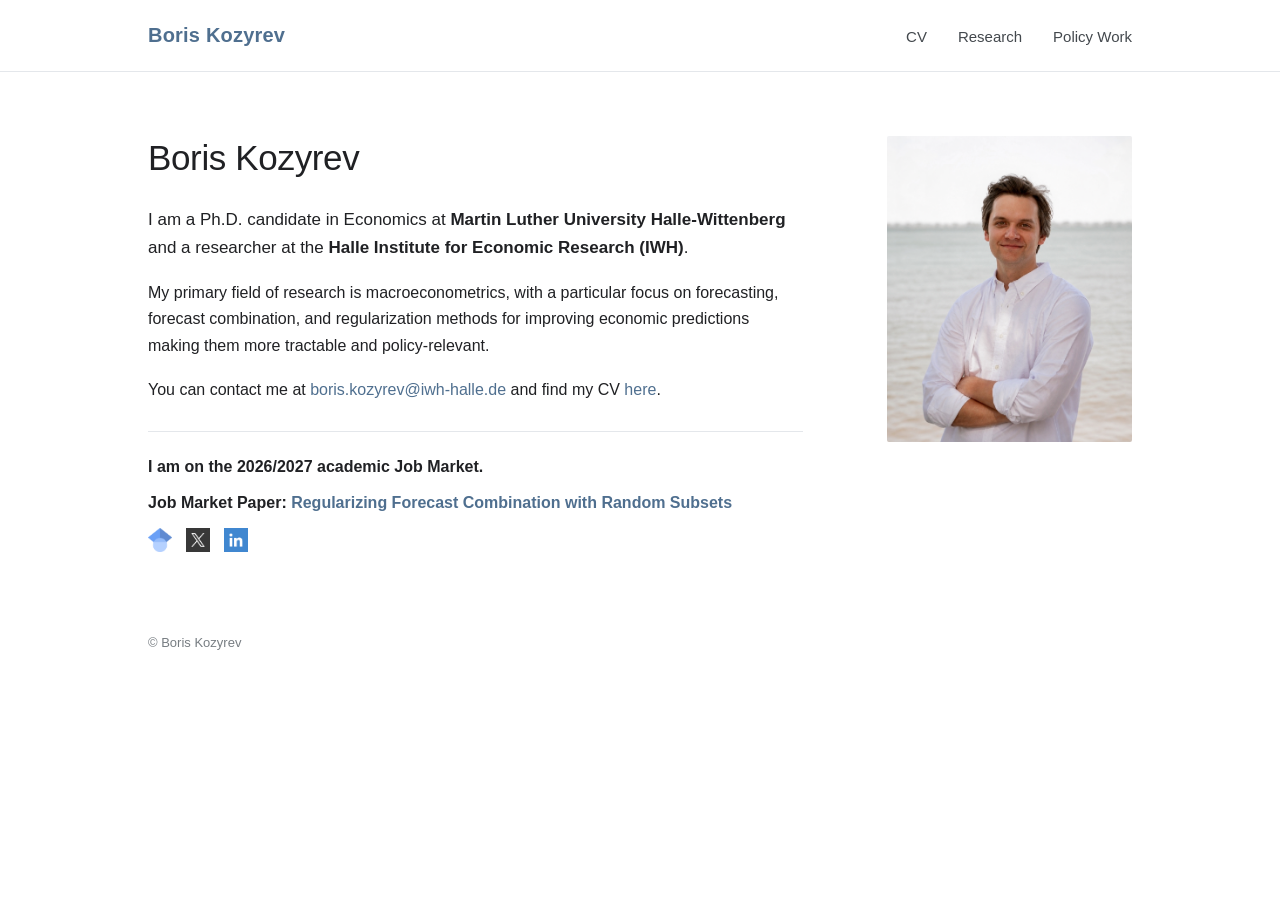
<file: index.html>
<!doctype html>
<html lang="en">
<head>
  <meta charset="utf-8">
  <meta name="viewport" content="width=device-width, initial-scale=1">
  <meta name="description" content="Boris Kozyrev, Ph.D. candidate in Economics. Research in macroeconomics, forecasting, and applied econometrics.">
  <title>Boris Kozyrev</title>
  <link rel="stylesheet" href="styles.css">
</head>
<body>
  <header class="site-header">
    <nav class="nav" aria-label="Primary navigation">
      <a class="brand active" href="index.html">Boris Kozyrev</a>
      <a href="cv.html">CV</a>
      <a href="research.html">Research</a>
      <a href="policy.html">Policy Work</a>
    </nav>
  </header>

  <main class="container">
    <div class="home-grid">
      <div>
        <img class="profile-photo" src="assets/profile-cropped.png" alt="Portrait of Boris Kozyrev">
      </div>

      <div>
        <h1>Boris Kozyrev</h1>

        <p class="lead">I am a Ph.D. candidate in Economics at <strong>Martin Luther University Halle-Wittenberg</strong> and a researcher at the <strong>Halle Institute for Economic Research (IWH)</strong>.</p>

        <p>My primary field of research is macroeconometrics, with a particular focus on forecasting, forecast combination, and regularization methods for improving economic predictions making them more tractable and policy-relevant.</p>

        <p>You can contact me at <a href="mailto:boris.kozyrev@iwh-halle.de">boris.kozyrev@iwh-halle.de</a> and find my CV <a href="files/Boris_Kozyrev_CV.pdf">here</a>.</p>

        <div class="job-market">
          <p><strong>I am on the 2026/2027 academic Job Market.</strong></p>
          <p class="jmp-link">Job Market Paper: <a href="files/Boris_Kozyrev_JMP.pdf">Regularizing Forecast Combination with Random Subsets</a></p>
        </div>

        <div class="profile-links">

  <a href="https://scholar.google.com/citations?user=kAo6-hUAAAAJ&hl=en"
     target="_blank"
     rel="noopener noreferrer"
     aria-label="Google Scholar"
     title="Google Scholar">
    <img src="assets/icons/google-scholar.png" alt="Google Scholar">
  </a>

  <a href="https://x.com/Boris_koz"
     target="_blank"
     rel="noopener noreferrer"
     aria-label="X"
     title="X">
    <img src="assets/icons/x.png" alt="X">
  </a>


  <a href="https://de.linkedin.com/in/boris-kozyrev-4a0365170"
     target="_blank"
     rel="noopener noreferrer"
     aria-label="LinkedIn"
     title="LinkedIn">
    <img src="assets/icons/linkedin.png" alt="LinkedIn">
  </a>

</div>
      </div>
    </div>
  </main>

  <footer class="footer">© Boris Kozyrev</footer>
</body>
</html>
</file>
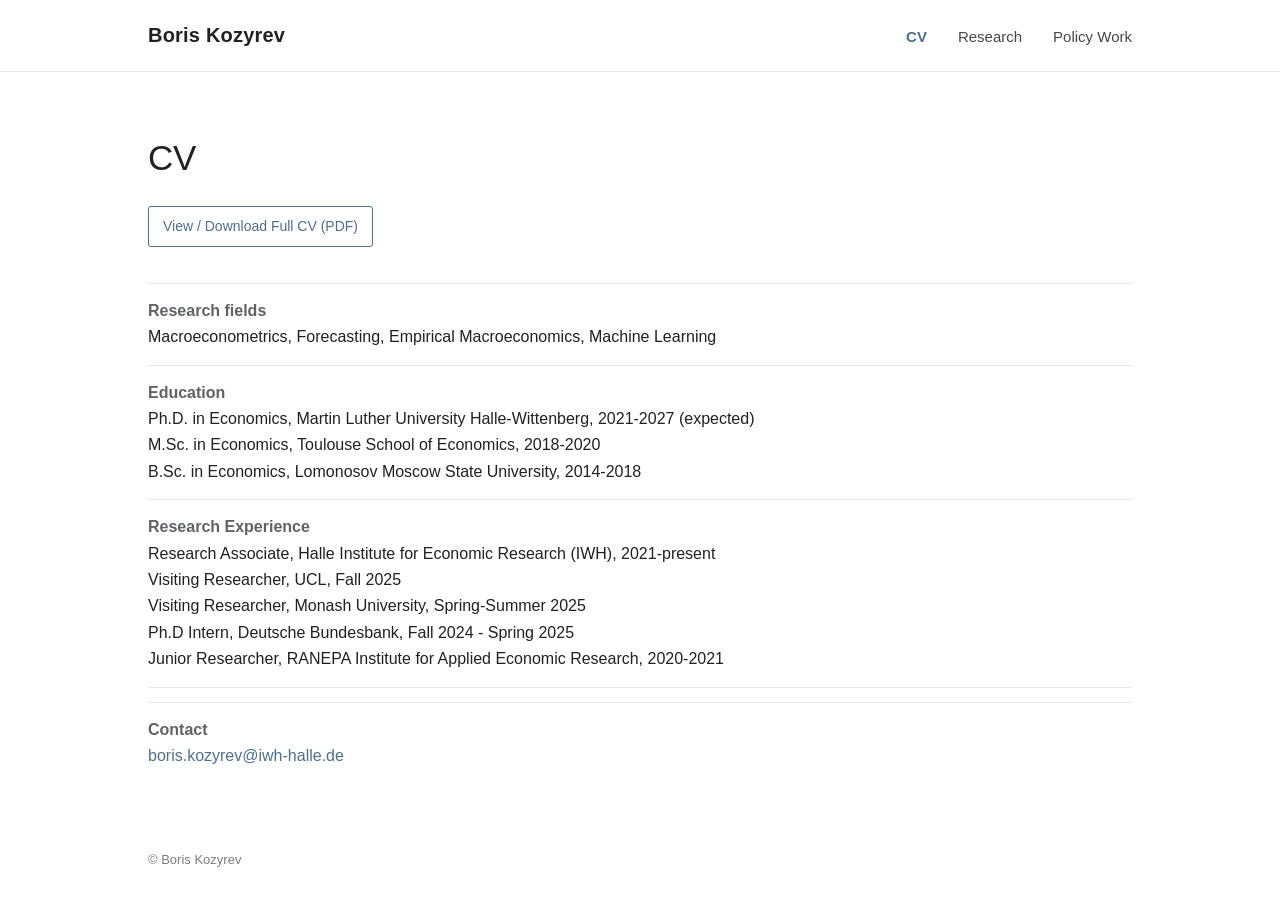
<file: cv.html>
<!doctype html>
<html lang="en">
<head>
  <meta charset="utf-8">
  <meta name="viewport" content="width=device-width, initial-scale=1">
  <meta name="description" content="Curriculum Vitae of Boris Kozyrev.">
  <title>CV | Boris Kozyrev</title>
  <link rel="stylesheet" href="styles.css">
</head>
<body>
  <header class="site-header">
    <nav class="nav" aria-label="Primary navigation">
      <a class="brand" href="index.html">Boris Kozyrev</a>
      <a class="active" href="cv.html">CV</a>
      <a href="research.html">Research</a>
      <a href="policy.html">Policy Work</a>
    </nav>
  </header>

  <main class="container">
    <h1>CV</h1>
    <p class="muted"></p>

    <div class="cv-actions">
      <a class="button" href="files/Boris_Kozyrev_CV.pdf">View / Download Full CV (PDF)</a>
    </div>


      <div class="cv-divider"></div>

      <div class="cv-row">
        <div class="cv-label">Research fields</div>
        <div>Macroeconometrics, Forecasting, Empirical Macroeconomics, Machine Learning</div>
      </div>

      <div class="cv-divider"></div>

      <div class="cv-row">
        <div class="cv-label">Education</div>
        <div>
          Ph.D. in Economics, Martin Luther University Halle-Wittenberg, 2021-2027 (expected) <br>
          M.Sc. in Economics, Toulouse School of Economics, 2018-2020<br>
          B.Sc. in Economics, Lomonosov Moscow State University, 2014-2018
        </div>
      </div>

      <div class="cv-divider"></div>

      <div class="cv-row">
        <div class="cv-label">Research Experience</div>
        <div>
          Research Associate, Halle Institute for Economic Research (IWH), 2021-present<br>
          Visiting Researcher, UCL, Fall 2025<br>
          Visiting Researcher, Monash University, Spring-Summer 2025<br>
          Ph.D Intern, Deutsche Bundesbank, Fall 2024 - Spring 2025<br>
          Junior Researcher, RANEPA Institute for Applied Economic Research, 2020-2021

        </div>
      </div>

      <div class="cv-divider"></div>

  
      <div class="cv-divider"></div>

      <div class="cv-row">
        <div class="cv-label">Contact</div>
        <div><a href="mailto:boris.kozyrev@iwh-halle.de">boris.kozyrev@iwh-halle.de</a></div>
      </div>
    </div>
  </main>

  <footer class="footer">© Boris Kozyrev</footer>
</body>
</html>
</file>
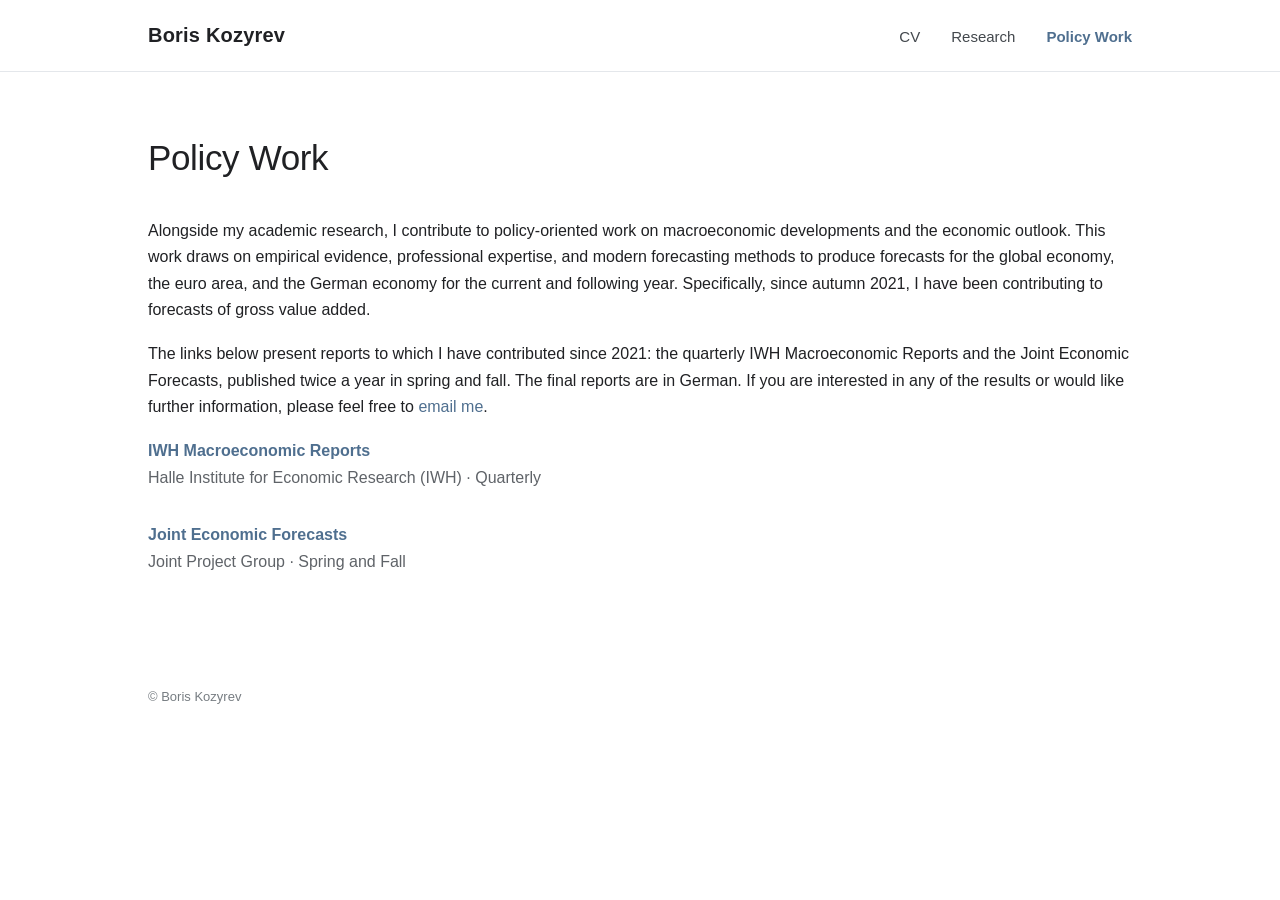
<file: policy.html>
<!doctype html>
<html lang="en">
<head>
  <meta charset="utf-8">
  <meta name="viewport" content="width=device-width, initial-scale=1">
  <meta name="description" content="Policy work by Boris Kozyrev.">
  <title>Policy Work | Boris Kozyrev</title>
  <link rel="stylesheet" href="styles.css">
</head>
<body>
  <header class="site-header">
    <nav class="nav" aria-label="Primary navigation">
      <a class="brand" href="index.html">Boris Kozyrev</a>
      <a href="cv.html">CV</a>
      <a href="research.html">Research</a>
      <a class="active" href="policy.html">Policy Work</a>
    </nav>
  </header>

  <main class="container">
    <h1 class="page-title">Policy Work</h1>

    <div class="policy-intro">
      <p>Alongside my academic research, I contribute to policy-oriented work on macroeconomic developments and the economic outlook. This work draws on empirical evidence, professional expertise, and modern forecasting methods to produce forecasts for the global economy, the euro area, and the German economy for the current and following year. Specifically, since autumn 2021, I have been contributing to forecasts of gross value added.</p>

      <p>The links below present reports to which I have contributed since 2021: the quarterly IWH Macroeconomic Reports and the Joint Economic Forecasts, published twice a year in spring and fall. The final reports are in German. If you are interested in any of the results or would like further information, please feel free to <a href="mailto:boris.kozyrev@iwh-halle.de">email me</a>.</p>

      
    </div>

    <section class="section">
      <article class="policy-item">
        <div class="policy-title"><a href="https://www.iwh-halle.de/en/research/data-and-analysis/macroeconomic-reports/economic-forecasts" target="_blank" rel="noopener noreferrer">IWH Macroeconomic Reports</a></div>
        <div class="paper-meta">Halle Institute for Economic Research (IWH) · Quarterly</div>
      </article>

      <article class="policy-item">
        <div class="policy-title"><a href="https://www.iwh-halle.de/en/research/projects/joint-economic-forecast" target="_blank" rel="noopener noreferrer">Joint Economic Forecasts</a></div>
        <div class="paper-meta">Joint Project Group · Spring and Fall</div>
      </article>
    </section>
  </main>

  <footer class="footer">© Boris Kozyrev</footer>
</body>
</html>
</file>
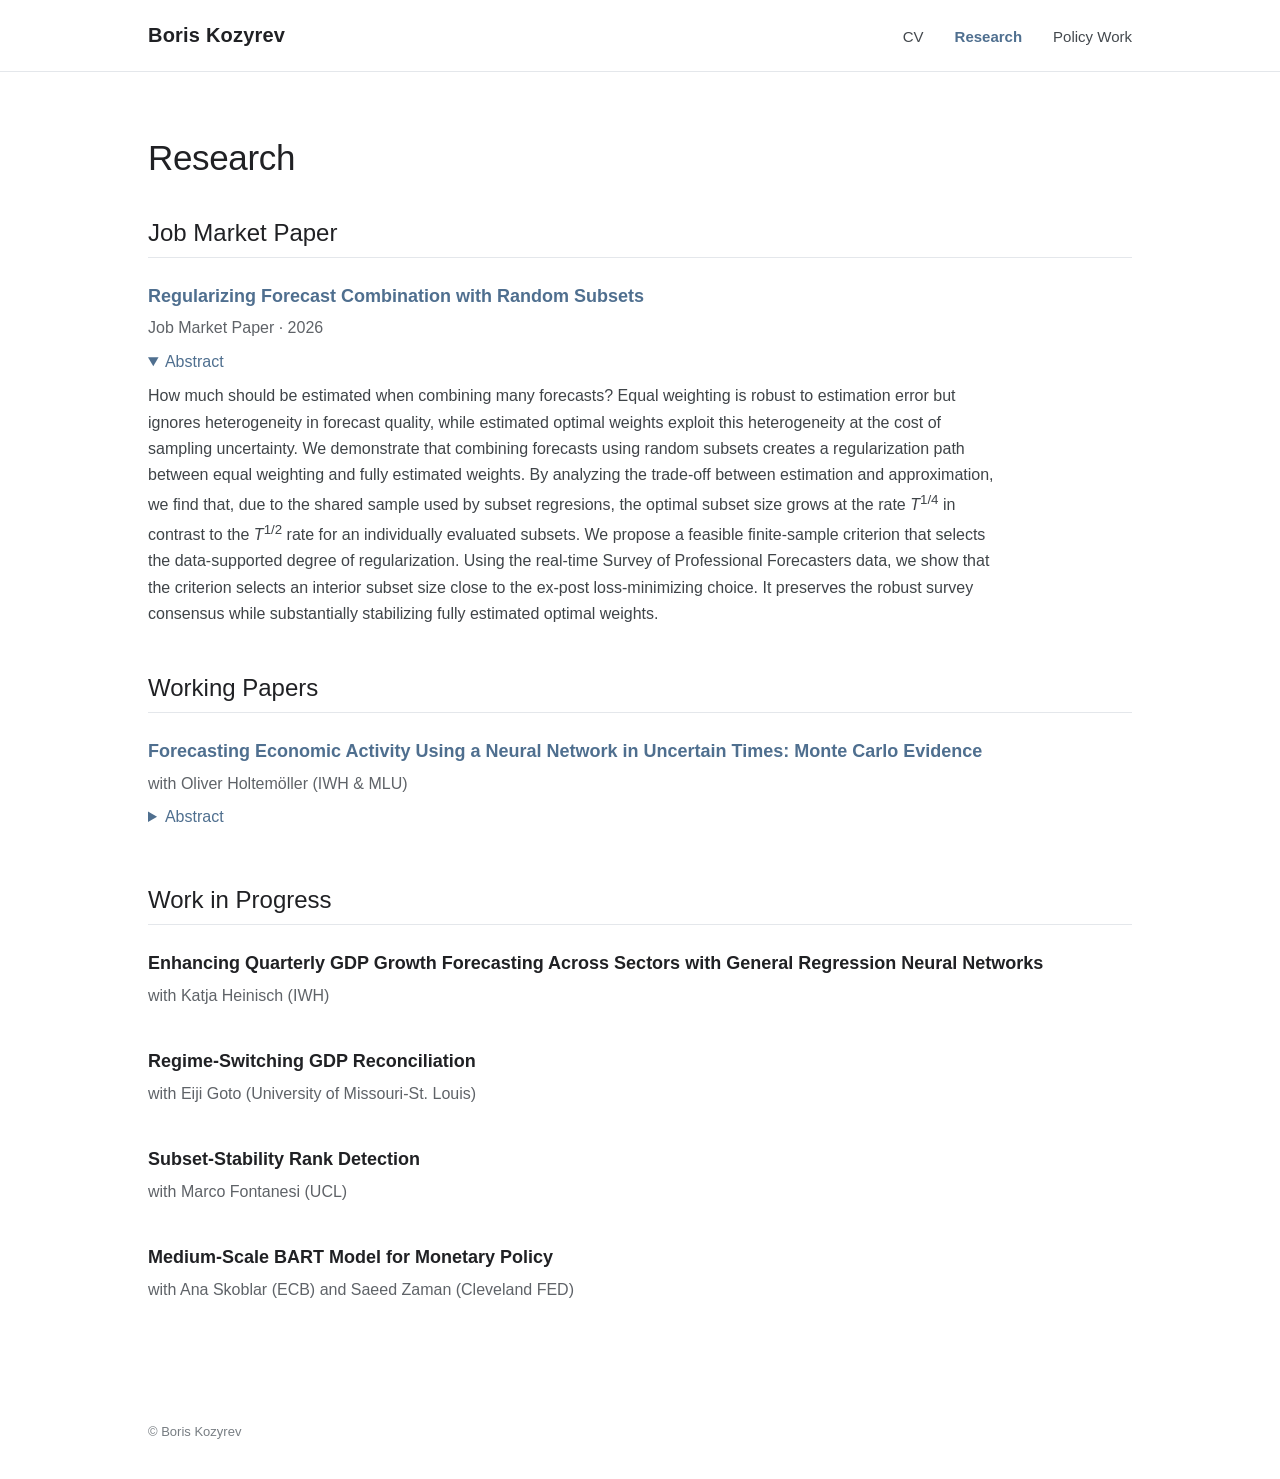
<file: research.html>
<!doctype html>
<html lang="en">
<head>
  <meta charset="utf-8">
  <meta name="viewport" content="width=device-width, initial-scale=1">
  <meta name="description" content="Research by Boris Kozyrev.">
  <title>Research | Boris Kozyrev</title>
  <link rel="stylesheet" href="styles.css">
</head>
<body>
  <header class="site-header">
    <nav class="nav" aria-label="Primary navigation">
      <a class="brand" href="index.html">Boris Kozyrev</a>
      <a href="cv.html">CV</a>
      <a class="active" href="research.html">Research</a>
      <a href="policy.html">Policy Work</a>
    </nav>
  </header>

  <main class="container">
    <h1 class="page-title">Research</h1>

    <section class="section">
      <h2 class="section-title">Job Market Paper</h2>
      <article class="paper">
        <div class="paper-title"><a href="files/Boris_Kozyrev_JMP.pdf">Regularizing Forecast Combination with Random Subsets</a></div>
        <div class="paper-meta">Job Market Paper · 2026</div>
        <details class="abstract" open>
          <summary>Abstract</summary>
          <p>How much should be estimated when combining many forecasts? Equal weighting is robust to estimation error but ignores heterogeneity in forecast quality, while estimated optimal weights exploit this heterogeneity at the cost of sampling uncertainty. We demonstrate that combining forecasts using random subsets creates a regularization path between equal weighting and fully estimated weights. By analyzing the trade-off between estimation and approximation, we find that, due to the shared sample used by subset regresions, the optimal subset size grows at the rate <i>T</i><sup>1/4</sup> in contrast to the <i>T</i><sup>1/2</sup> rate for an individually evaluated subsets. We propose a feasible finite-sample criterion that selects the data-supported degree of regularization. Using the real-time Survey of Professional Forecasters data, we show that the criterion selects an interior subset size close to the ex-post loss-minimizing choice. It preserves the robust survey consensus while substantially stabilizing fully estimated optimal weights.</p>
        </details>
      </article>
    </section>

    <section class="section">
      <h2 class="section-title">Working Papers</h2>

      <article class="paper">
        <div class="paper-title"><a href="files/Working_Paper_1.pdf">Forecasting Economic Activity Using a Neural
Network in Uncertain Times: Monte Carlo Evidence</a></div>
        <div class="paper-meta">with Oliver Holtemöller (IWH & MLU)</div>
        <details class="abstract">
          <summary>Abstract</summary>
          <p>In this study, we analyzed the forecasting and nowcasting performance of a generalized regression neural network (GRNN). We provide evidence from Monte Carlo simulations for the relative forecast performance of GRNN depending on the data-generating process. We show that GRNN outperforms an autoregressive benchmark model in many practically relevant cases. Then, we applied GRNN to forecast quarterly German GDP growth by extending univariate GRNN to multivariate and mixed-frequency settings. We could distinguish between
“normal” times and situations where the time-series behavior is very different from
“normal” times such as during the COVID-19 recession and recovery. GRNN was
superior in terms of root mean forecast errors compared to an autoregressive
model and to more sophisticated approaches such as dynamic factor models if
applied appropriately.</p>
        </details>
      </article>
    </section>

    <section class="section">
      <h2 class="section-title">Work in Progress</h2>
      <article class="paper">
        <div class="paper-title">Enhancing Quarterly GDP Growth Forecasting Across Sectors with General Regression Neural Networks</div>
        <div class="paper-meta">with Katja Heinisch (IWH)</div>
      </article>

      <article class="paper">
        <div class="paper-title">Regime-Switching GDP Reconciliation</div>
        <div class="paper-meta">with Eiji Goto (University of Missouri-St. Louis)</div>
      </article>

      <article class="paper">
        <div class="paper-title">Subset-Stability Rank Detection</div>
        <div class="paper-meta">with Marco Fontanesi (UCL)</div>
      </article>
      
       <article class="paper">
        <div class="paper-title">Medium-Scale BART Model for Monetary Policy</div>
        <div class="paper-meta">with Ana Skoblar (ECB) and Saeed Zaman (Cleveland FED) </div>
      </article>
    </section>
  </main>

  <footer class="footer">© Boris Kozyrev</footer>
</body>
</html>
</file>
<file: styles.css>
:root {
  --text: #202124;
  --muted: #5f6368;
  --line: #e4e7eb;
  --accent: #4f6f8f;
  --paper: #ffffff;
  --soft: #f7f8fa;
  --max: 1040px;
}

* { box-sizing: border-box; }
html { scroll-behavior: smooth; }
body {
  margin: 0;
  background: var(--paper);
  color: var(--text);
  font-family: Arial, Helvetica, sans-serif;
  font-size: 16px;
  line-height: 1.65;
  -webkit-font-smoothing: antialiased;
}

a { color: var(--accent); text-decoration: none; }
a:hover { text-decoration: underline; }

.site-header {
  border-bottom: 1px solid var(--line);
  background: rgba(255,255,255,.97);
}
.nav {
  max-width: var(--max);
  margin: 0 auto;
  padding: 19px 28px;
  display: flex;
  align-items: baseline;
  gap: 31px;
}
.brand {
  color: var(--text);
  font-size: 20px;
  font-weight: 600;
  letter-spacing: .01em;
  margin-right: auto;
}
.nav a:not(.brand) {
  color: #43484d;
  font-size: 15px;
}
.nav a.active { color: var(--accent); font-weight: 600; }

.container {
  max-width: var(--max);
  margin: 0 auto;
  padding: 64px 28px 80px;
}

.home-grid {
  display: grid;
  grid-template-columns: minmax(0, 1fr) 265px;
  gap: 64px;
  align-items: start;
}

/* Keep the photo on the right on desktop without changing the HTML order. */
.home-grid > div:first-child {
  grid-column: 2;
  grid-row: 1;
  justify-self: end;
}

.home-grid > div:last-child {
  grid-column: 1;
  grid-row: 1;
}

.profile-photo {
  width: 100%;
  max-width: 245px;
  aspect-ratio: 4 / 5;
  object-fit: cover;
  border-radius: 2px;
  background: var(--soft);
}

h1, h2, h3 { font-weight: 500; line-height: 1.25; }
h1 { font-size: 35px; margin: 0 0 26px; letter-spacing: -.01em; }
h2 { font-size: 25px; margin: 0 0 24px; }
h3 { font-size: 18px; margin: 0 0 6px; }
p { margin: 0 0 18px; }
.lead { font-size: 17px; }
.muted { color: var(--muted); }

.job-market {
  margin-top: 28px;
  padding-top: 22px;
  border-top: 1px solid var(--line);
}
.job-market p { margin-bottom: 9px; }
.jmp-link { font-weight: 600; }

.contact-line { margin-top: 24px; color: var(--muted); }

.page-title { margin-bottom: 38px; }
.section { margin-top: 46px; }
.section:first-of-type { margin-top: 0; }
.section-title {
  font-size: 24px;
  font-weight: 500;
  padding-bottom: 9px;
  border-bottom: 1px solid var(--line);
  margin-bottom: 24px;
}

.paper { margin-bottom: 38px; }
.paper-title { font-size: 18px; font-weight: 600; margin-bottom: 4px; }
.paper-meta { color: var(--muted); margin-bottom: 7px; }
.paper-links { margin-bottom: 10px; }
.paper-links a { margin-right: 14px; }
.abstract { max-width: 850px; }
.abstract summary {
  cursor: pointer;
  color: var(--accent);
  margin: 7px 0 8px;
}
.abstract p { color: #3f4448; }

.cv-actions {
  display: flex;
  gap: 14px;
  flex-wrap: wrap;
  margin: 8px 0 36px;
}
.button {
  display: inline-block;
  border: 1px solid var(--accent);
  padding: 8px 14px;
  border-radius: 3px;
  font-size: 14px;
}
.button:hover { background: #f4f7fa; text-decoration: none; }

.cv-grid {
  display: grid;
  grid-template-columns: 190px minmax(0, 1fr);
  gap: 10px 35px;
  max-width: 820px;
}
.cv-label { color: var(--muted); font-weight: 600; }
.cv-row { display: contents; }
.cv-divider {
  grid-column: 1 / -1;
  border-top: 1px solid var(--line);
  margin: 14px 0;
}

.policy-item { margin-bottom: 31px; max-width: 850px; }
.policy-title { font-weight: 600; }

.footer {
  max-width: var(--max);
  margin: 0 auto;
  padding: 0 28px 36px;
  color: #777d82;
  font-size: 13px;
}

@media (max-width: 720px) {
  .nav { gap: 18px; flex-wrap: wrap; padding: 16px 20px; }
  .brand { width: 100%; margin-bottom: 3px; }
  .container { padding: 38px 20px 58px; }
  .home-grid { grid-template-columns: 1fr; gap: 30px; }

  /* Restore the document order on mobile: photo first, then text. */
  .home-grid > div:first-child {
    grid-column: 1;
    grid-row: 1;
    justify-self: start;
  }

  .home-grid > div:last-child {
    grid-column: 1;
    grid-row: 2;
  }

  .profile-photo { max-width: 210px; }
  h1 { font-size: 31px; }
  .cv-grid { grid-template-columns: 1fr; gap: 4px; }
  .cv-row { display: block; margin-bottom: 17px; }
  .cv-label { margin-bottom: 2px; }
}

.profile-links {
  display: flex;
  align-items: center;
  gap: 14px;
  margin-top: 12px;
}

.profile-links a {
  display: inline-flex;
  align-items: center;
  text-decoration: none;
}

.profile-links img {
  width: 24px;
  height: 24px;
  object-fit: contain;
  opacity: 0.78;
  transition: opacity 0.2s ease, transform 0.2s ease;
}

.profile-links img:hover {
  opacity: 1;
  transform: translateY(-1px);
}
</file>
